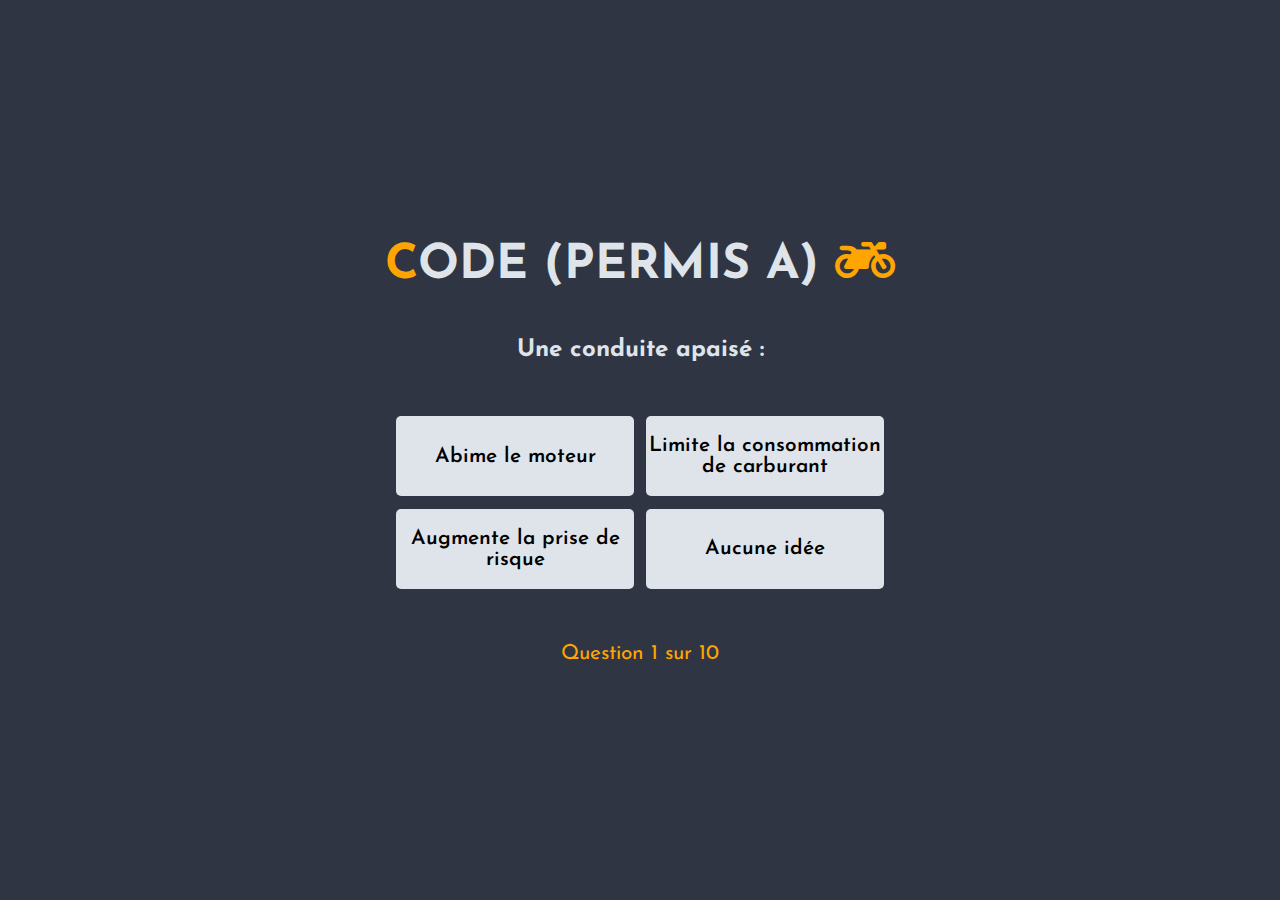
<file: client/CODE M/index.html>
<!DOCTYPE html>
<html lang="fr">
<head>
  <meta charset="UTF-8">
  <meta name="viewport" content="width=device-width, initial-scale=1.0">
  <meta http-equiv="X-UA-Compatible" content="ie=edge">
    
  <title>Quiz </title>

  <link rel="stylesheet" href="https://use.fontawesome.com/releases/v5.8.2/css/all.css">
  <link href="./style.css" rel="stylesheet">
</head>

<body>

  <div class="container">
    <div id="quiz">
      <h1><span>C</span>ode (Permis A)  <i class="fas fa-motorcycle"></i></i> </h1>

      <h2 id="question"></h2>
        
      <h3 id="score"></h3>

      <div class="choices">
        <button id="guess0" class="btn">        
          <p id="choice0"></p>
        </button>

        <button id="guess1" class="btn">
          <p id="choice1"></p>
        </button>
          
        <button id="guess2" class="btn">
          <p id="choice2"></p>
        </button>
          
        <button id="guess3" class="btn">
          <p id="choice3"></p>
        </button>
      </div>

      <p id="progress"></p>

    </div>
  </div>
   
  <script src="./script.js" type="text/javascript" ></script>
</body>



</html>
</file>
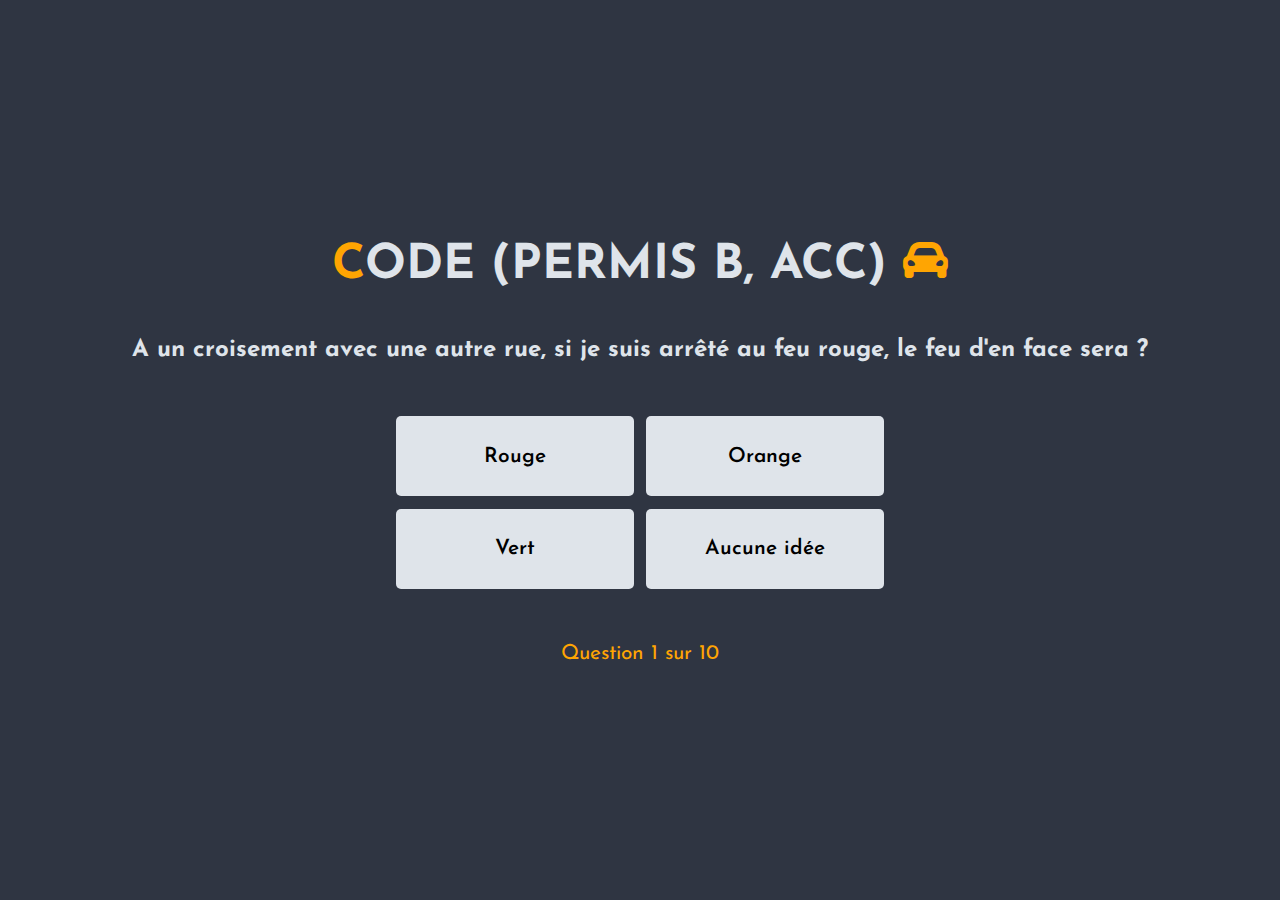
<file: client/CODE/index.html>
<!DOCTYPE html>
<html lang="fr">
<head>
  <meta charset="UTF-8">
  <meta name="viewport" content="width=device-width, initial-scale=1.0">
  <meta http-equiv="X-UA-Compatible" content="ie=edge">
    
  <title>Quiz </title>

  <link rel="stylesheet" href="https://use.fontawesome.com/releases/v5.8.2/css/all.css">
  <link href="./style.css" rel="stylesheet">
</head>

<body>

  <div class="container">
    <div id="quiz">
      <h1><span>C</span>ode (Permis B, ACC)  <i class="fas fa-car-alt"></i> </h1>

      <h2 id="question"></h2>
        
      <h3 id="score"></h3>

      <div class="choices">
        <button id="guess0" class="btn">        
          <p id="choice0"></p>
        </button>

        <button id="guess1" class="btn">
          <p id="choice1"></p>
        </button>
          
        <button id="guess2" class="btn">
          <p id="choice2"></p>
        </button>
          
        <button id="guess3" class="btn">
          <p id="choice3"></p>
        </button>
      </div>

      <p id="progress"></p>

    </div>
  </div>
   
  <script src="./script.js" type="text/javascript" ></script>
</body>



</html>
</file>
<file: client/CODE M/style.css>
@import url("https://fonts.googleapis.com/css2?family=Josefin+Sans:wght@300&display=swap");
* {
  font-family: "Josefin Sans", sans-serif;
  box-sizing: border-box;
  margin: 0;
  padding: 0;
  text-align: center;
}

body {
  display: grid;
  align-items: center;
  justify-items: center;
  min-height: 100vh;
  background: #2f3542;
  color: #dfe4ea;
}
body h1 {
  margin-bottom: 3rem;
  text-transform: uppercase;
  font-size: 3rem;
}
body h1 span, body h1 i {
  color: #ffa502;
}
body h3 {
  color: #ffa502;
  font-size: 1.5rem;
}
body .container .choices {
  display: flex;
  flex-wrap: wrap;
  margin: 3rem auto 3rem;
  width: 500px;
}
body .container .choices button {
  flex: 1 0 45%;
  width: 200px;
  height: 80px;
  border-radius: 5px;
  cursor: pointer;
  border: none;
  margin: 0.4rem;
  outline: none;
  background: #dfe4ea;
  user-select: none;
  font-weight: 600;
}
body .container .choices button:hover {
  background: #ffa502;
  transition: 0.5s;
}
body .container .choices button:active {
  transform: scale(0.9);
  transition: transform 0.1s;
}
body .container .choices button p {
  font-size: 1.3rem;
}
body #progress {
  font-size: 1.3rem;
  color: #ffa502;
}

/*# sourceMappingURL=style.css.map */
</file>
<file: client/CODE/style.css>
@import url("https://fonts.googleapis.com/css2?family=Josefin+Sans:wght@300&display=swap");
* {
  font-family: "Josefin Sans", sans-serif;
  box-sizing: border-box;
  margin: 0;
  padding: 0;
  text-align: center;
}

body {
  display: grid;
  align-items: center;
  justify-items: center;
  min-height: 100vh;
  background: #2f3542;
  color: #dfe4ea;
}
body h1 {
  margin-bottom: 3rem;
  text-transform: uppercase;
  font-size: 3rem;
}
body h1 span, body h1 i {
  color: #ffa502;
}
body h3 {
  color: #ffa502;
  font-size: 1.5rem;
}
body .container .choices {
  display: flex;
  flex-wrap: wrap;
  margin: 3rem auto 3rem;
  width: 500px;
}
body .container .choices button {
  flex: 1 0 45%;
  width: 200px;
  height: 80px;
  border-radius: 5px;
  cursor: pointer;
  border: none;
  margin: 0.4rem;
  outline: none;
  background: #dfe4ea;
  user-select: none;
  font-weight: 600;
}
body .container .choices button:hover {
  background: #ffa502;
  transition: 0.5s;
}
body .container .choices button:active {
  transform: scale(0.9);
  transition: transform 0.1s;
}
body .container .choices button p {
  font-size: 1.3rem;
}
body #progress {
  font-size: 1.3rem;
  color: #ffa502;
}

/*# sourceMappingURL=style.css.map */
</file>
